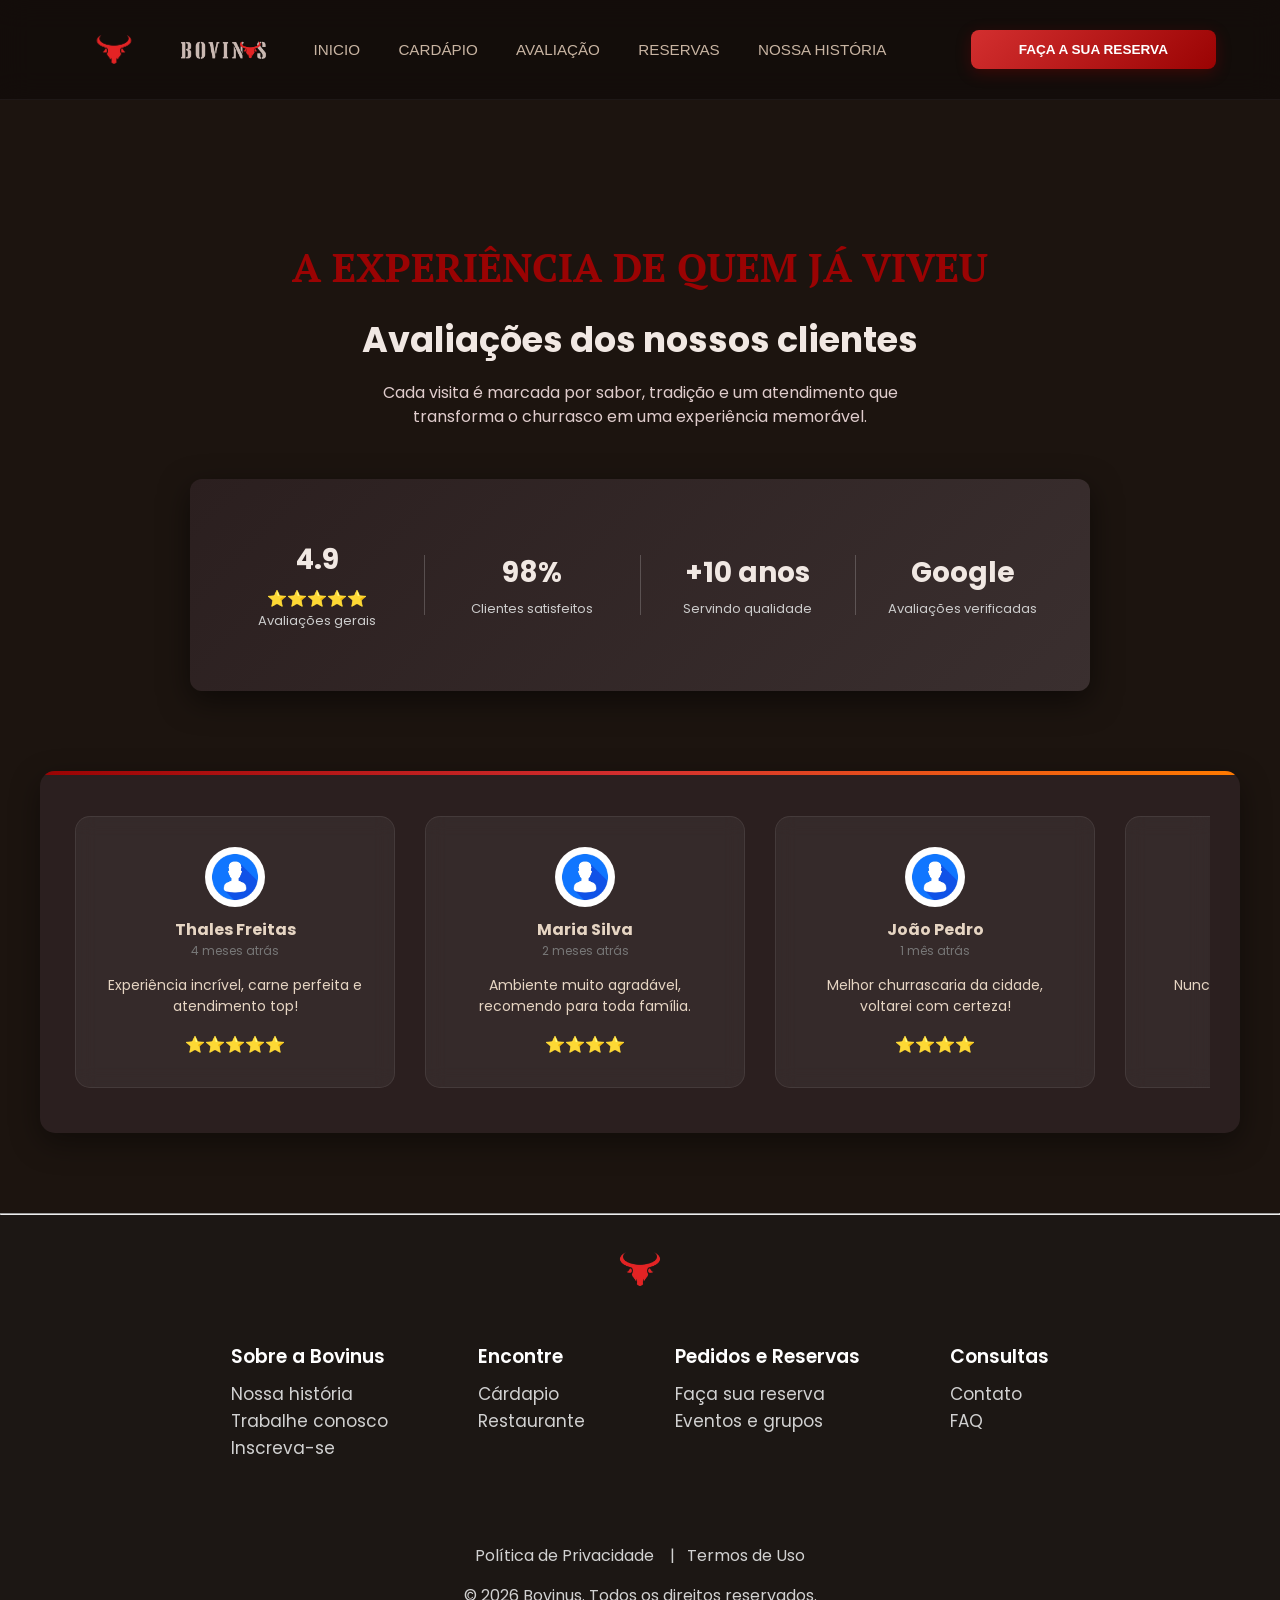
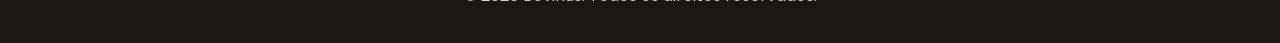
<file: src/pages/avaliacao.html>
<!DOCTYPE html>
<html lang="pt-br">

<head>
  <meta charset="UTF-8">
  <meta name="viewport" content="width=device-width, initial-scale=1.0">
  <link rel="stylesheet" href="../css/avaliacao.css">
  <link rel="icon" href="../assets/logo.png" type="image/png">
  <title>Avaliações</title>
</head>

<body>
  <header>
    <div class="top-bar">
      <a href="../../index.html"><img class="logo" width="100" height="100" src="../assets/logo.png" alt="logo"></a>
      <img class="nome" width="150" height="100" src="../assets/BOVINUS.png" alt="nome">
      <button class="btn-reserva"><a href="./reserva.html">faça a sua reserva</a></button>
    </div>
    <div class="nav-bar" id="nav-bar">
      <nav id="menu-header">
        <ul>
          <li><a href="../../index.html">inicio</a></li>
          <li><a href="./cardapio.html">cardápio</a></li>
          <li><a href="#">avaliação</a></li>
          <li><a href="./reserva.html">reservas</a></li>
          <li><a href="./sobre.html">nossa história</a></li>
          <li><button id="btn-hamburguer"><a href="./reserva.html">faça a sua reserva</a></button></li>
        </ul>
      </nav>
    </div>
    <div class="menu-toggle" id="menu-toggle">
      <span></span>
      <span></span>
      <span></span>
    </div>

  </header>

  <main>
    <h1> A experiência de quem já viveu </h1>
    <h2>Avaliações dos nossos clientes</h2>
    <h6>Cada visita é marcada por sabor, tradição e um atendimento que transforma o churrasco em uma experiência
      memorável.</h6>
    <br>
    <br>
    <section class="avaliacoes-container">

      <div class="item">
        <h2>4.9</h2>
        <div class="estrelas">⭐⭐⭐⭐⭐</div>
        <p>Avaliações gerais</p>
      </div>

      <div class="divisor"></div>

      <div class="item">
        <h2>98%</h2>
        <p>Clientes satisfeitos</p>
      </div>

      <div class="divisor"></div>

      <div class="item">
        <h2>+10 anos</h2>
        <p>Servindo qualidade</p>
      </div>

      <div class="divisor"></div>

      <div class="item">
        <h2>Google</h2>
        <p>Avaliações verificadas</p>
      </div>
    </section>
  </main>
<section class="depoimentos-wrapper">
  <div class="depoimentos">
    <div class="carrossel">
      <div class="cards">

        <div class="card">
          <img class="perfil-img" src="../assets/perfil.png" alt="img">
          <h3>Thales Freitas</h3>
          <span>4 meses atrás</span>
          <p>Experiência incrível, carne perfeita e atendimento top!</p>
          <div class="stars">⭐⭐⭐⭐⭐</div>
        </div>

        <div class="card">
          <img class="perfil-img" src="../assets/perfil.png" alt="img">
          <h3>Maria Silva</h3>
          <span>2 meses atrás</span>
          <p>Ambiente muito agradável, recomendo para toda família.</p>
          <div class="stars">⭐⭐⭐⭐</div>
        </div>

        <div class="card">
          <img class="perfil-img" src="../assets/perfil.png" alt="img">
          <h3>João Pedro</h3>
          <span>1 mês atrás</span>
          <p>Melhor churrascaria da cidade, voltarei com certeza!</p>
          <div class="stars">⭐⭐⭐⭐</div>
        </div>

        <div class="card">
          <img class="perfil-img" src="../assets/perfil.png" alt="img">
          <h3>Paulo Moura</h3>
          <span>2 meses atrás</span>
          <p>Nunca vi uma carne de tão boa qualidade!</p>
          <div class="stars">⭐⭐⭐⭐⭐</div>
        </div>

        <div class="card">
          <img class="perfil-img" src="../assets/perfil.png" alt="img">
          <h3>Thales Freitas</h3>
          <span>4 meses atrás</span>
          <p>Experiência incrível, carne perfeita e atendimento top!</p>
          <div class="stars">⭐⭐⭐⭐⭐</div>
        </div>

        <div class="card">
          <img class="perfil-img" src="../assets/perfil.png" alt="img">
          <h3>Maria Silva</h3>
          <span>2 meses atrás</span>
          <p>Ambiente muito agradável, recomendo para toda família.</p>
          <div class="stars">⭐⭐⭐⭐</div>
        </div>

        <div class="card">
          <img class="perfil-img" src="../assets/perfil.png" alt="img">
          <h3>João Pedro</h3>
          <span>1 mês atrás</span>
          <p>Melhor churrascaria da cidade, voltarei com certeza!</p>
          <div class="stars">⭐⭐⭐⭐</div>
        </div>

        <div class="card">
          <img class="perfil-img" src="../assets/perfil.png" alt="img">
          <h3>Paulo Moura</h3>
          <span>2 meses atrás</span>
          <p>Nunca vi uma carne de tão boa qualidade!</p>
          <div class="stars">⭐⭐⭐⭐⭐</div>
        </div>

      </div>
    </div>
  </div>
</section>
  <hr>
        <footer>
        <div class="imgfooter">
            <img src="../assets/logo.png" alt="">
        </div>
        <div class="infos">
            <div class="sobre">
                <h3>Sobre a Bovinus</h3>
                <p>Nossa história <br>
                    Trabalhe conosco <br>
                    Inscreva-se</p>
            </div>

            <div class="encontre">
                <h3>Encontre</h3>
                <p>Cárdapio <br>
                    Restaurante</p>
            </div>
            <div class="pedidos">
                <h3>Pedidos e Reservas</h3>
                <p>Faça sua reserva <br>
                    Eventos e grupos</p>
            </div>
            <div class="consultas">
                <h3>Consultas</h3>
                <p>Contato <br>
                    FAQ</p>

            </div>

        </div>
        <div class="icons">
            <i class="fa-brands fa-facebook-f"></i>
            <i class="fa-brands fa-x-twitter"></i>
            <i class="fa-brands fa-youtube"></i>
            <i class="fa-brands fa-instagram"></i>

        </div>

        <div class="direitos">
            <p> Política de Privacidade &nbsp;&nbsp; | &nbsp;&nbsp;Termos de Uso</p br>
            <p> © 2026 Bovinus. Todos os direitos reservados.</p>
        </div>

    </footer>
  <script src="../js/avaliacao.js"></script>
</body>

</html>
</file>
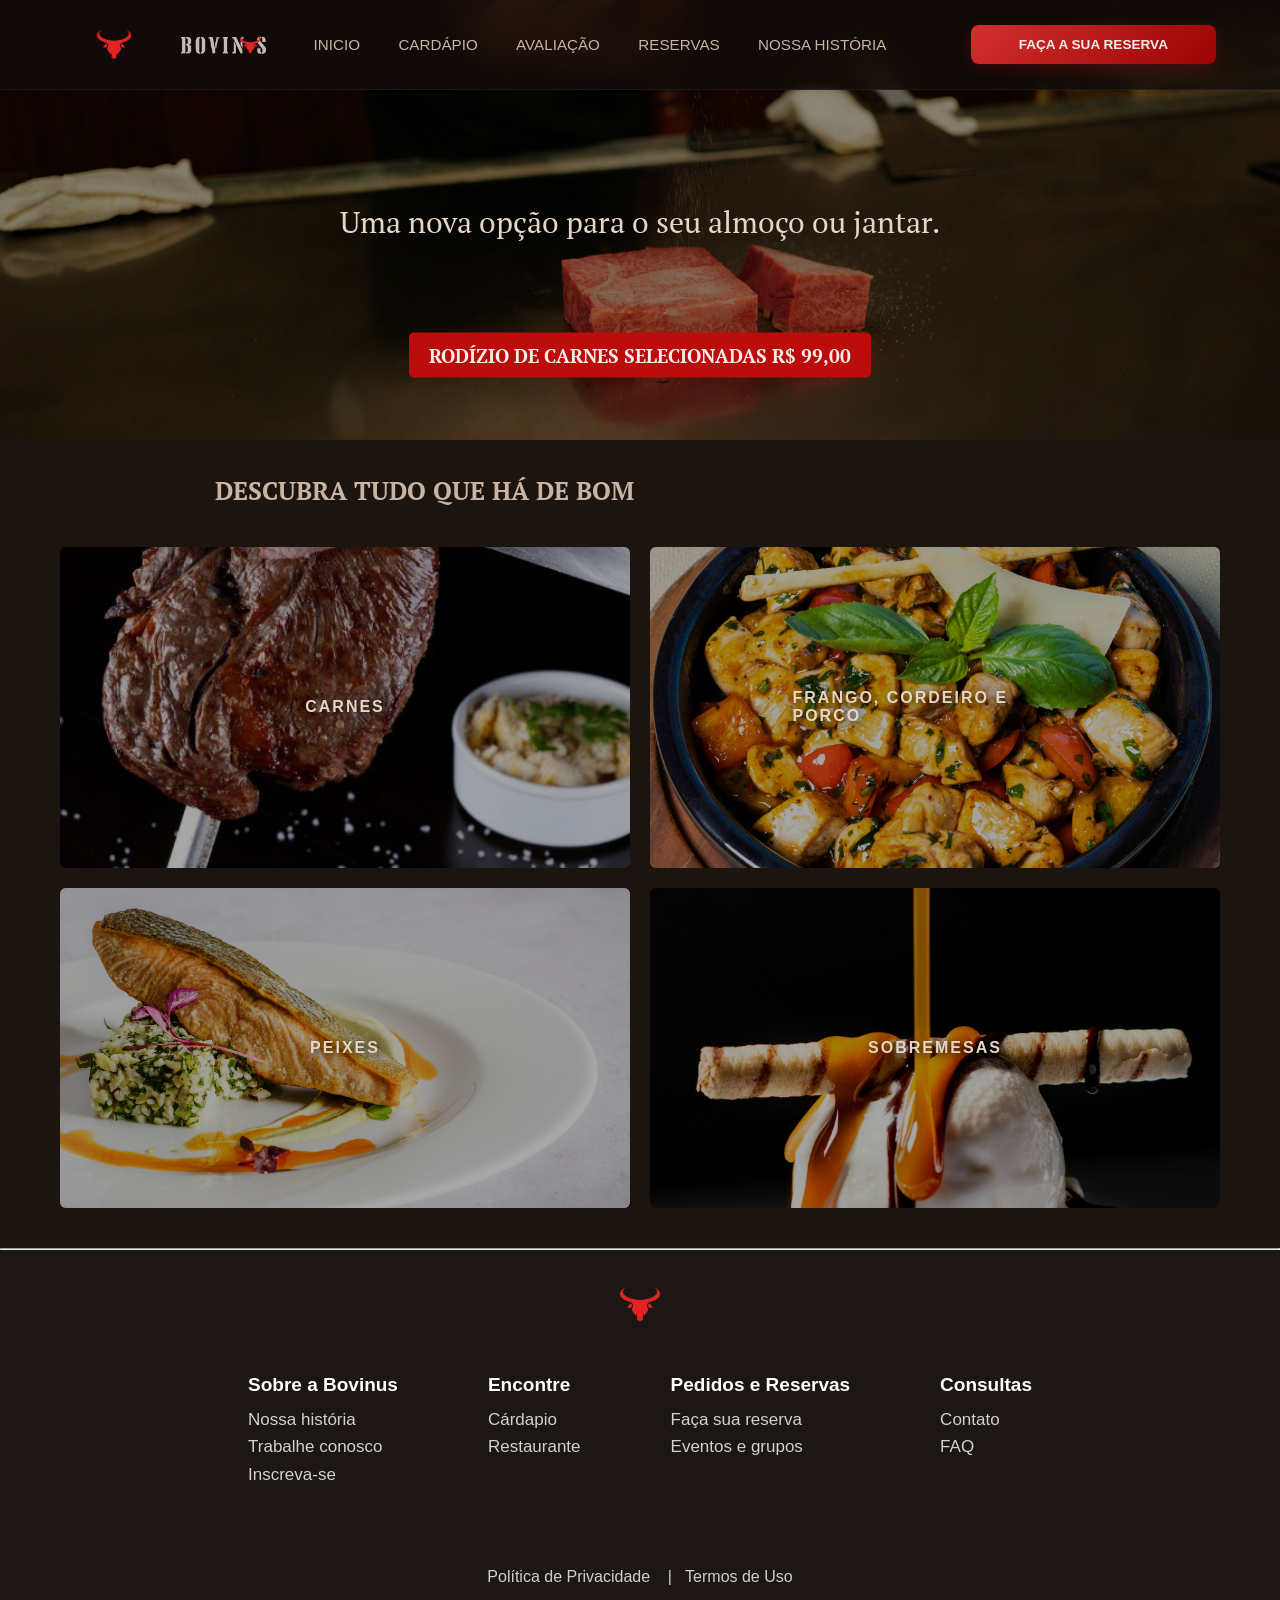
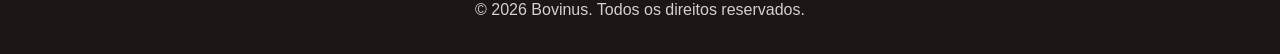
<file: src/pages/cardapio.html>
<!DOCTYPE html>
<html lang="pt_br">
<head>
  <meta charset="UTF-8">
  <meta name="viewport" content="width=device-width, initial-scale=1.0">
  <link rel="preconnect" href="https://fonts.googleapis.com">
  <link rel="preconnect" href="https://fonts.gstatic.com" crossorigin>
  <link href="https://fonts.googleapis.com/css2?family=PT+Serif:ital,wght@0,400;0,700;1,400;1,700&display=swap" rel="stylesheet">
  <link rel="stylesheet" href="../css/cardapio.css">
  <link rel="icon" href="../assets/logo.png" type="image/png">
  <title>Bovinus Grill</title>
</head>
<body>
    <header>
        <div class="top-bar">
            <a href="../../index.html"><img class="logo" width="100" height="100" src="../assets/logo.png" alt="logo"></a>
            <img class="nome" width="150" height="100" src="../assets/BOVINUS.png" alt="nome">
            <button class="btn-reserva"><a href="./reserva.html">faça a sua reserva</a></button>
        </div>
        <div class="nav-bar" id="nav-bar">
            <nav id="menu-header">
                <ul>
                    <li><a href="../../index.html">inicio</a></li>
                    <li><a href="#">cardápio</a></li>
                    <li><a href="./avaliacao.html">avaliação</a></li>
                    <li><a href="./reserva.html">reservas</a></li>
                    <li><a href="./sobre.html">nossa história</a></li>
                    <li><button id="btn-hamburguer"><a href="./reserva.html">faça a sua reserva</a></button></li>
                </ul>
            </nav>
        </div>
        <div class="menu-toggle" id="menu-toggle">
            <span></span>
            <span></span>
            <span></span>
        </div>
    </header>  
<main>
    <div class="hero">
      <div class="img-hero">
        <img src="../assets/cardarpio_foto_header.jpg">
      </div>
      <div class="btn-hero"><button id="btn-rodizio"><a href="">RODÍZIO DE CARNES SELECIONADAS R$ 99,00</a></button></div>
      <div class="texto-hero"><p>Uma nova opção para o seu almoço ou jantar.</p></div>
    </div>
    
<section class="especialidades">
      <div class="txt-especi">
        <h1>DESCUBRA TUDO QUE HÁ DE BOM</h1>
      </div>
      <div class="especi">

        <div class="card card-clicavel" id="btn-carnes">
          <img src="../assets/carne.jpeg">
          <span>CARNES</span>
        </div>

        <div class="card card-clicavel" id="btn-frango">
          <img src="../assets/frango.jpg">
          <span>FRANGO, CORDEIRO E PORCO</span>
        </div>

        <div class="card card-clicavel" id="btn-peixes">
          <img src="../assets/peixes.jpg">
          <span>PEIXES</span>
        </div>

        <div class="card card-clicavel" id="btn-sobremesas">
          <img src="../assets/sobremesas.jpg">
          <span>SOBREMESAS</span>
        </div>

      </div>
    </section>

    <div class="secao-detalhes" id="conteudo-carnes">
      <button class="btn-fechar" id="fechar-carnes">X Fechar</button>

      <div class="carrossel-container">
          <button class="seta" id="esq-carnes">❮</button>

          <div class="slide ativo">
              <div class="texto-detalhe">
                  <h2>Picanha Premium</h2>
                  <p>A estrela da casa, com aquela capa de gordura perfeita.</p>
              </div>
              <img src="../assets/picanha.jpg" alt="Picanha">
          </div>

          <div class="slide">
              <div class="texto-detalhe">
                  <h2>Alcatra</h2>
                  <p>Corte super macio e suculento, desmancha na boca.</p>
              </div>
              <img src="../assets/alcatra.jpg" alt="Alcatra">
          </div>

          <button class="seta" id="dir-carnes">❯</button>
      </div>
    </div>

    <div class="secao-detalhes" id="conteudo-frango">
      <button class="btn-fechar" id="fechar-frango">X Fechar</button>

      <div class="carrossel-container">
          <button class="seta" id="esq-frango">❮</button>

          <div class="slide ativo">
              <div class="texto-detalhe">
                  <h2>Coxa Crocante</h2>
                  <p>Temperada com ervas finas e assada na brasa.</p>
              </div>
              <img src="../assets/coxa.jpg" alt="Coxa">
          </div>

          <div class="slide">
              <div class="texto-detalhe">
                  <h2>Costelinha BBQ</h2>
                  <p>Carne de porco que solta do osso, com molho barbecue.</p>
              </div>
              <img src="../assets/cost_bbq.jpg" alt="Costelinha">
          </div>

          <button class="seta" id="dir-frango">❯</button>
      </div>
    </div>

    <div class="secao-detalhes" id="conteudo-peixes">
      <button class="btn-fechar" id="fechar-peixes">X Fechar</button>

      <div class="carrossel-container">
          <button class="seta" id="esq-peixes">❮</button>

          <div class="slide ativo">
              <div class="texto-detalhe">
                  <h2>Salmão Grelhado</h2>
                  <p>Posta de salmão fresco com molho de maracujá.</p>
              </div>
              <img src="../assets/salmao.jpg" alt="Salmao">
          </div>

          <div class="slide">
              <div class="texto-detalhe">
                  <h2>Bacalhau à Portuguesa</h2>
                  <p>O clássico com azeite, batatas e azeitonas.</p>
              </div>
              <img src="../assets/bacalhau.jpg" alt="Bacalhau">
          </div>

          <button class="seta" id="dir-peixes">❯</button>
      </div>
    </div>

    <div class="secao-detalhes" id="conteudo-sobremesas">
      <button class="btn-fechar" id="fechar-sobremesas">X Fechar</button>

      <div class="carrossel-container">
          <button class="seta" id="esq-sobremesas">❮</button>

          <div class="slide ativo">
              <div class="texto-detalhe">
                  <h2>Petit Gateau</h2>
                  <p>Bolo quente de chocolate com sorvete de creme.</p>
              </div>
              <img src="../assets/petit_gateau.jpg" alt="Petit Gateau" width="400" height="300">
          </div>

          <div class="slide">
              <div class="texto-detalhe">
                  <h2>Torta de Limão</h2>
                  <p>Massa crocante com recheio cremoso.</p>
              </div>
              <img src="../assets/torta_limao.jpg" alt="Torta Limao" x>
          </div>

          <button class="seta" id="dir-sobremesas">❯</button>
      </div>
    </div>
    <div class="btn-hero">
    </div>

    <div class="modal-overlay" id="modal-rodizio">
        <div class="modal-content">
            <button class="fechar-modal" id="fechar-modal-rodizio">&times;</button>
            
            <h2>Detalhes do Rodízio</h2>
            <p><strong>Valor:</strong> R$ 99,00 por pessoa.</p>
            
            <ul>
                <li><strong>Incluso:</strong> Cortes nobres de carnes, frango, porco, peixes e nosso buffet completo de saladas e pratos quentes.</li>
                <li><strong>Não incluso:</strong> Bebidas, taxa de serviço e sobremesas.</li>
            </ul>
            
            <p><em>*Valor válido para almoço e jantar, de Terça a Sexta-feira. Aos finais de semana, consulte o valor especial.</em></p>
            
            <button class="btn-reserva-modal"><a href="./reserva.html">Fazer Reserva Agora</a></button>
        </div>
    </div>
    </section>

  </main> 
  <hr>
      <footer>
        <div class="imgfooter">
            <img src="../assets/logo.png" alt="">
        </div>
        <div class="infos">
            <div class="sobre">
                <h3>Sobre a Bovinus</h3>
                <p>Nossa história <br>
                    Trabalhe conosco <br>
                    Inscreva-se</p>
            </div>

            <div class="encontre">
                <h3>Encontre</h3>
                <p>Cárdapio <br>
                    Restaurante</p>
            </div>
            <div class="pedidos">
                <h3>Pedidos e Reservas</h3>
                <p>Faça sua reserva <br>
                    Eventos e grupos</p>
            </div>
            <div class="consultas">
                <h3>Consultas</h3>
                <p>Contato <br>
                    FAQ</p>

            </div>

        </div>
        <div class="icons">
            <i class="fa-brands fa-facebook-f"></i>
            <i class="fa-brands fa-x-twitter"></i>
            <i class="fa-brands fa-youtube"></i>
            <i class="fa-brands fa-instagram"></i>

        </div>

        <div class="direitos">
            <p> Política de Privacidade &nbsp;&nbsp; | &nbsp;&nbsp;Termos de Uso</p br>
            <p> © 2026 Bovinus. Todos os direitos reservados.</p>
        </div>

    </footer>

  <script src="../js/cardapio.js"></script>
</body>
</html>
</file>
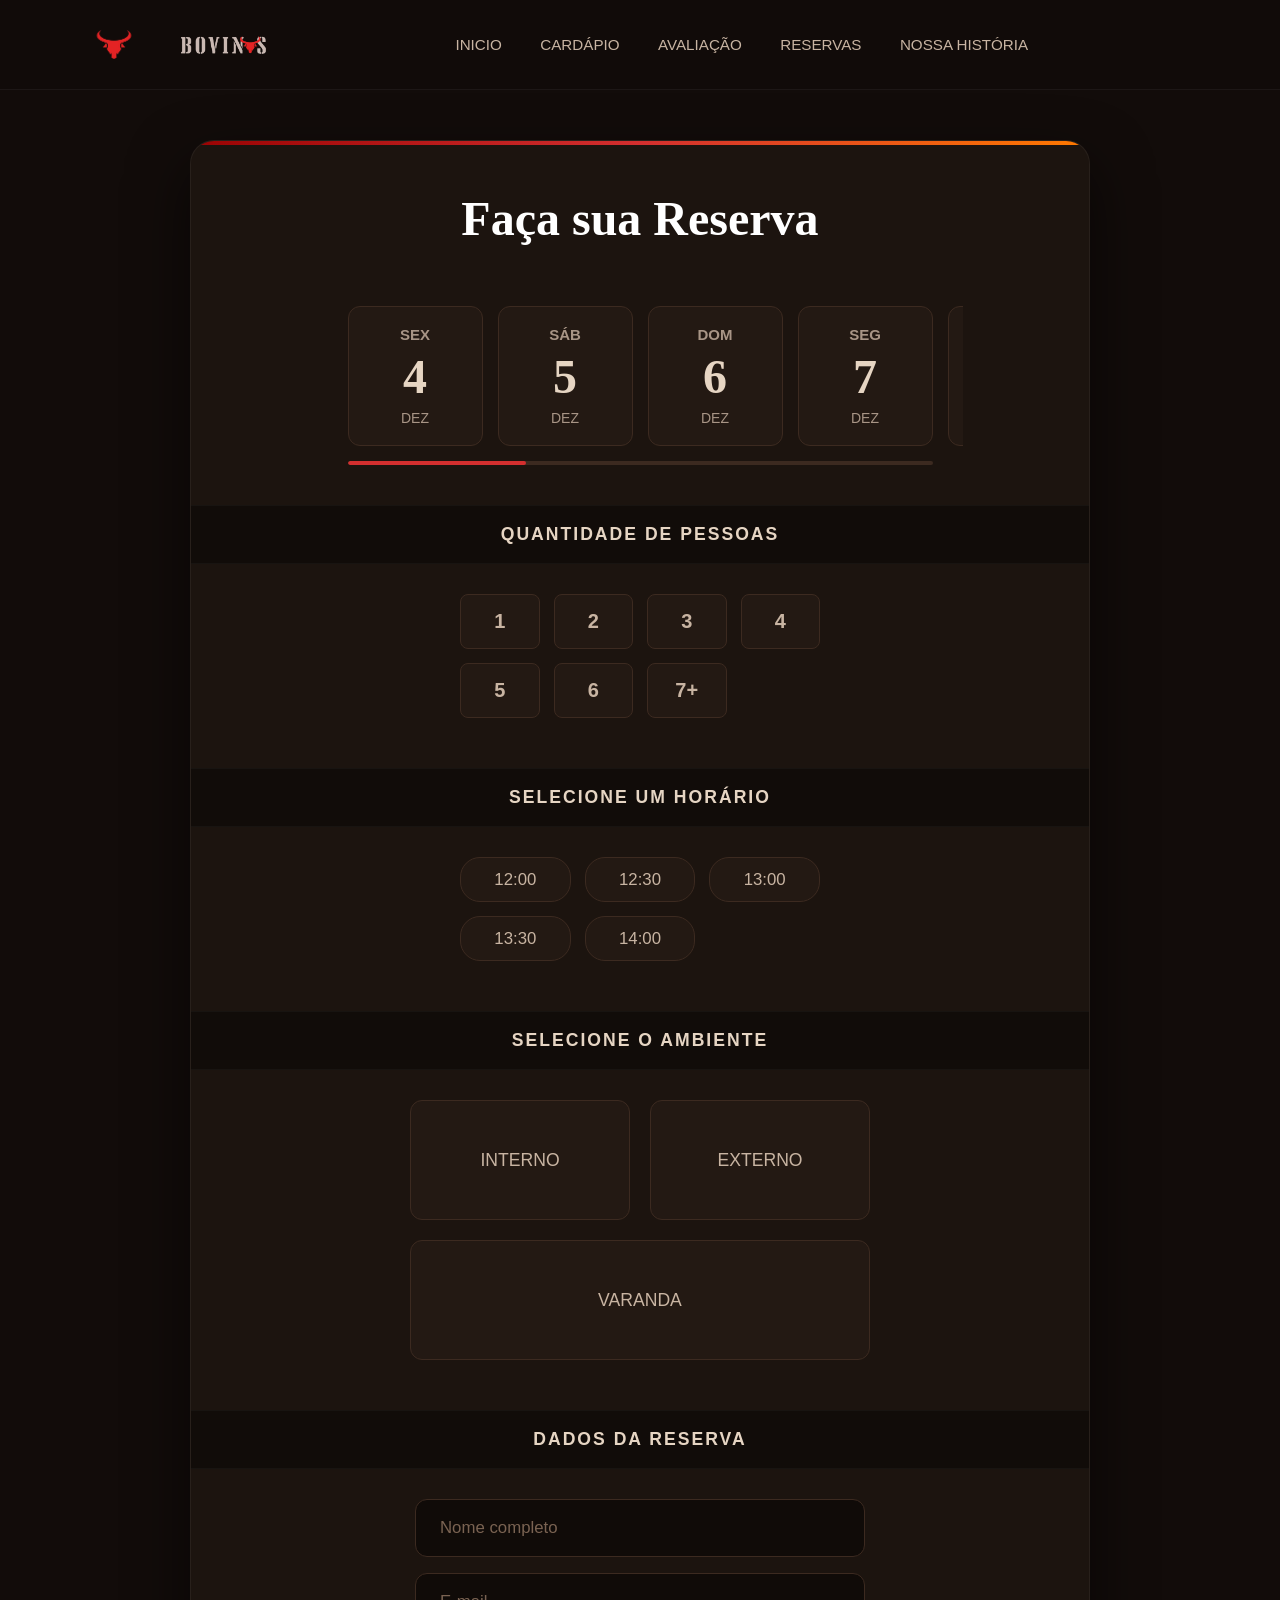
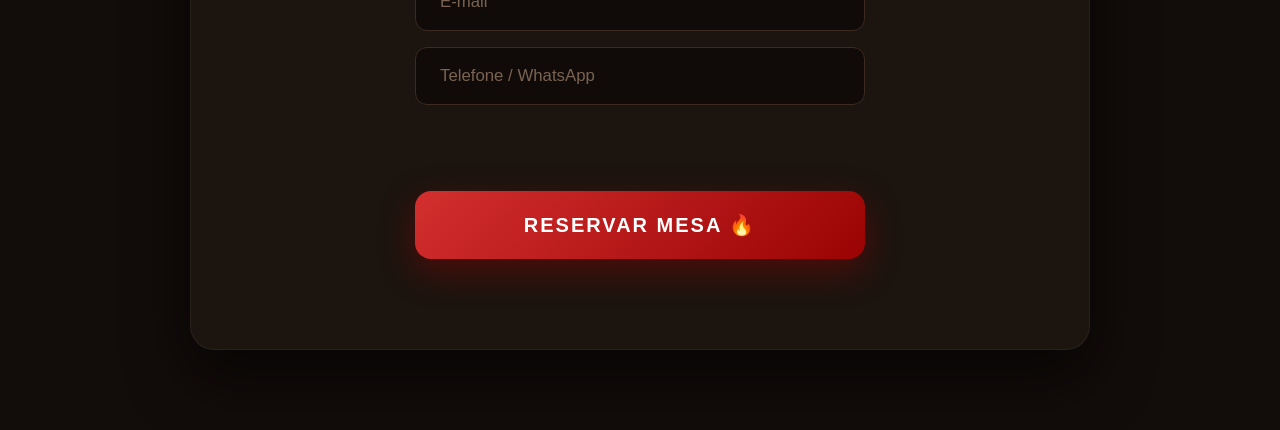
<file: src/pages/reserva.html>
<!DOCTYPE html>
<html lang="pt-br">

<head>
    <meta charset="UTF-8">
    <meta name="viewport" content="width=device-width, initial-scale=1.0">
    <link rel="stylesheet" href="../css/reserva.css">
    <link rel="icon" href="../assets/logo.png" type="image/png">
    <title>Reservas</title>
</head>

<body>
    <header>
        <div class="top-bar">
            <a href="../../index.html"><img class="logo" width="100" height="100" src="../assets/logo.png" alt="logo"></a>
            <img class="nome" width="150" height="100" src="../assets/BOVINUS.png" alt="nome">
        </div>
        <div class="nav-bar" id="nav-bar">
            <nav id="menu-header">
                <ul>
                    <li><a href="../../index.html">inicio</a></li>
                    <li><a href="./cardapio.html">cardápio</a></li>
                    <li><a href="./avaliacao.html">avaliação</a></li>
                    <li><a href="./reserva.html">reservas</a></li>
                    <li><a href="./sobre.html">nossa história</a></li>
                </ul>
            </nav>
        </div>
        <div class="menu-toggle" id="menu-toggle">
            <span></span>
            <span></span>
            <span></span>
        </div>
    </header>

    <section class="reserva">
        <h2>Faça sua Reserva</h2>
        <!-- DATA -->
        <div class="datas-container">
            <div class="datas">

                <button class="data-btn">
                    <span class="dia">Sex</span>
                    <span class="numero">27</span>
                    <span class="mes">Mar</span>
                </button>

                <button class="data-btn">
                    <span class="dia">Sáb</span>
                    <span class="numero">28</span>
                    <span class="mes">Mar</span>
                </button>

                <button class="data-btn">
                    <span class="dia">Dom</span>
                    <span class="numero">29</span>
                    <span class="mes">Mar</span>
                </button>

                <button class="data-btn">
                    <span class="dia">Seg</span>
                    <span class="numero">30</span>
                    <span class="mes">Mar</span>
                </button>

                <button class="data-btn">
                    <span class="dia">Ter</span>
                    <span class="numero">31</span>
                    <span class="mes">Mar</span>
                </button>
                <button class="data-btn">
                    <span class="dia">Qua</span>
                    <span class="numero">01</span>
                    <span class="mes">Abr</span>
                </button>

                <button class="data-btn">
                    <span class="dia">Qui</span>
                    <span class="numero">02</span>
                    <span class="mes">Abr</span>
                </button>

                <button class="data-btn">
                    <span class="dia">Sex</span>
                    <span class="numero">03</span>
                    <span class="mes">Abr</span>
                </button>
            </div>
        </div>
        <!-- BARRA -->
        <div class="scroll-bar">
            <div class="scroll-progress"></div>
        </div>
        <!-- PESSOAS -->
        <div class="bloco">
            <h3>Quantidade de Pessoas</h3>
            <div class="pessoas">
                <button class="pessoas-btn">1</button>
                <button class="pessoas-btn">2</button>
                <button class="pessoas-btn">3</button>
                <button class="pessoas-btn">4</button>
                <button class="pessoas-btn">5</button>
                <button class="pessoas-btn">6</button>
                <button class="pessoas-btn">7+</button>
            </div>
        </div>
        <!-- HORÁRIO -->
        <div class="bloco">
            <h3>Selecione um horário</h3>
            <div class="horarios">
                <button class="hora-btn">12:00</button>
                <button class="hora-btn">12:30</button>
                <button class="hora-btn">13:00</button>
                <button class="hora-btn">13:30</button>
                <button class="hora-btn">14:00</button>
            </div>
        </div>
        <!-- AMBIENTE -->
        <div class="bloco">
            <h3>Selecione o ambiente</h3>
            <div class="ambientes">
                <button class="ambiente-btn">Interno</button>
                <button class="ambiente-btn">Externo</button>
                <button class="ambiente-btn">Varanda</button>
            </div>
        </div>
        <!--  DADOS -->
        <div class="bloco">
            <h3>Dados da Reserva</h3>
            <input type="text" id="nome" placeholder="Nome completo" required>
            <input type="email" id="email" placeholder="E-mail" required>
            <input type="tel" id="telefone" placeholder="Telefone / WhatsApp" required>
        </div>
        <!-- BOTÃO -->
        <button id="btnReservar" class="btn-reservar">
            Reservar Mesa 🔥
        </button>
    </section>
    <script src="../js/reserva.js"></script>
    
</body>

</html>
</file>
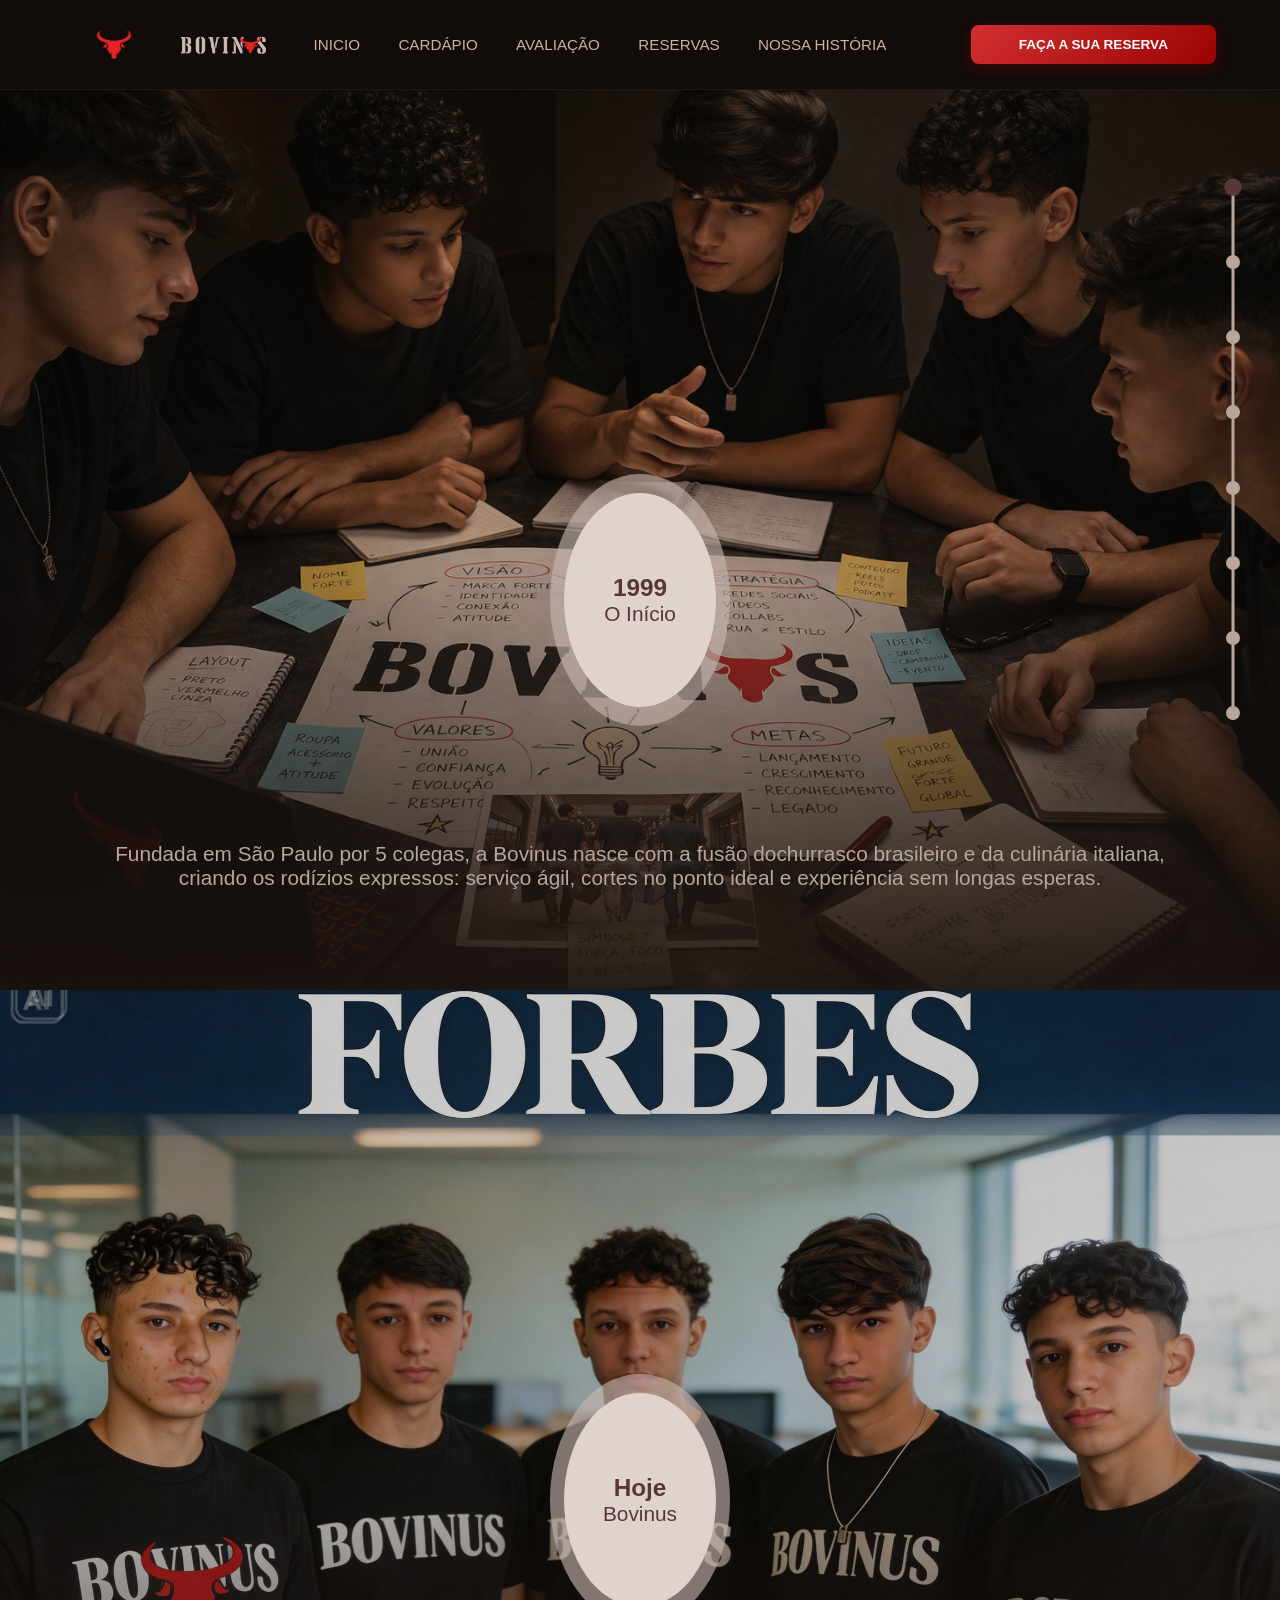
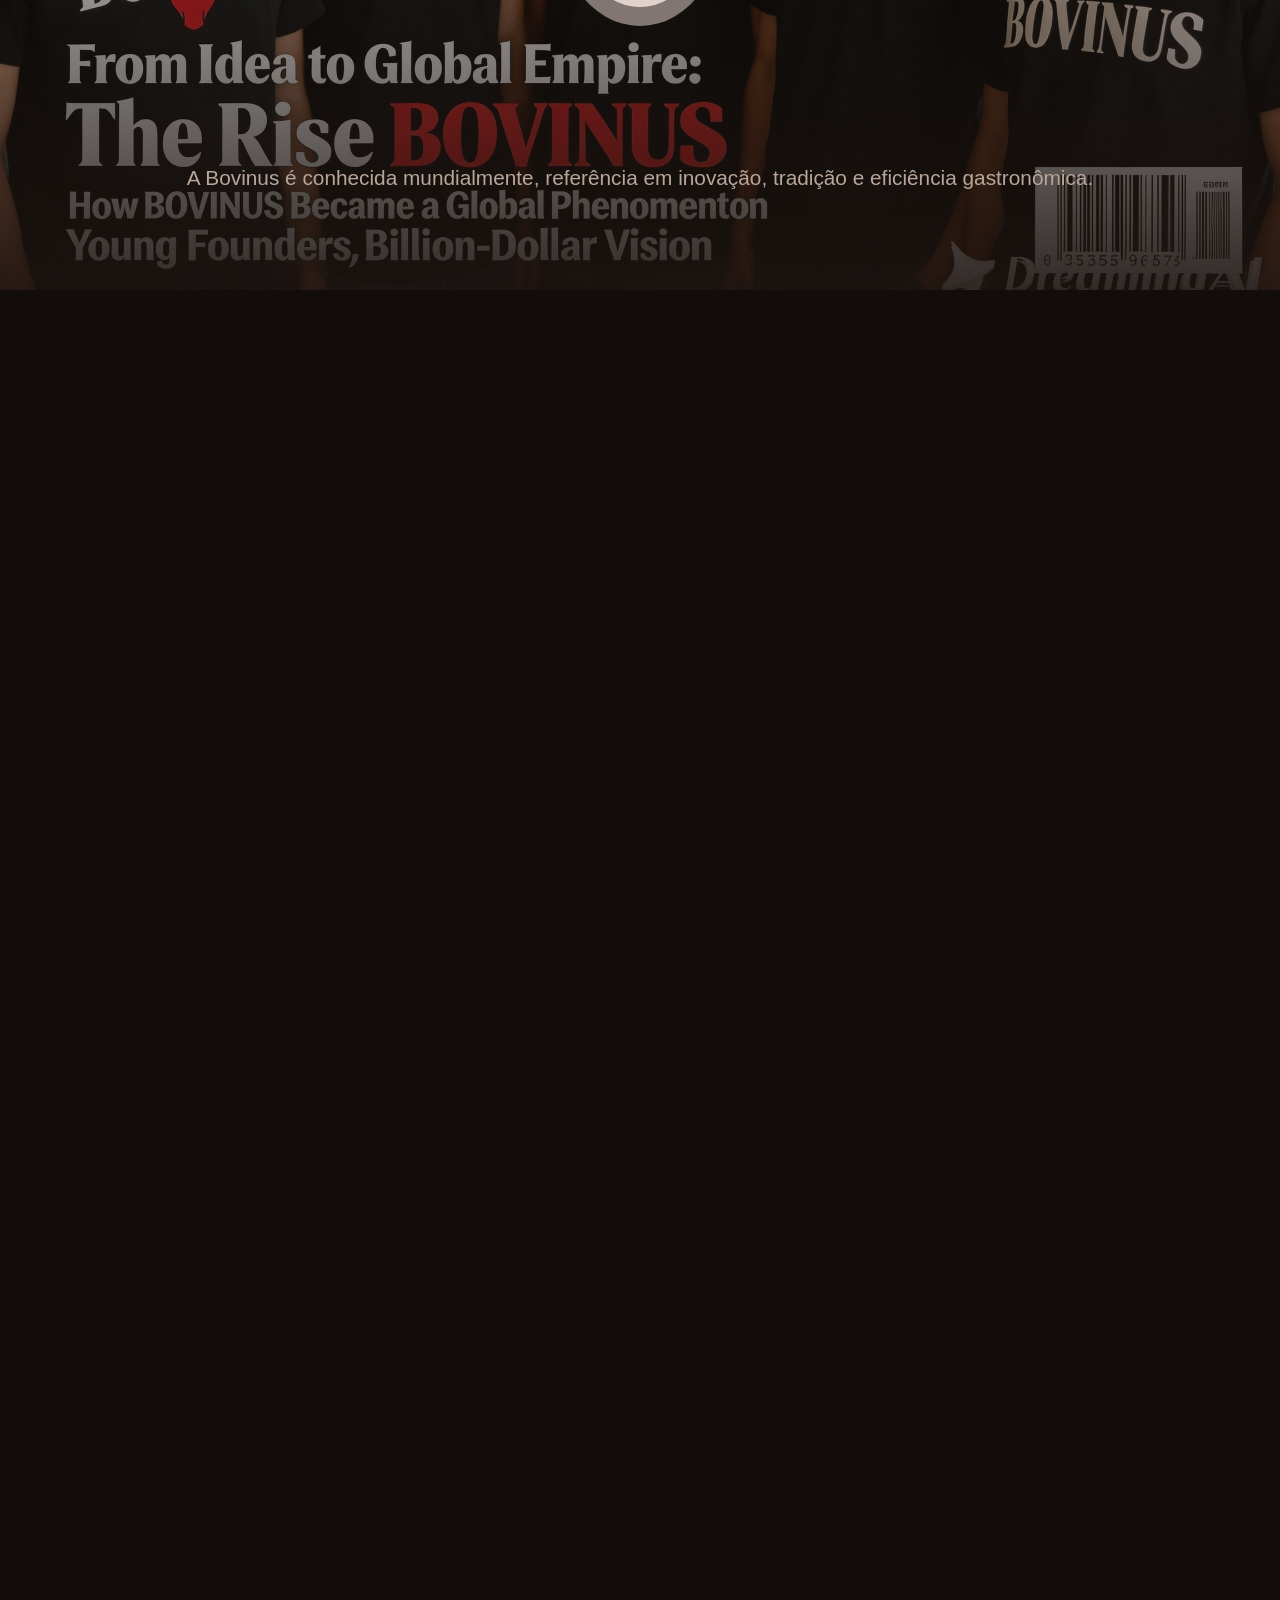
<file: src/pages/sobre.html>
<!DOCTYPE html>
<html lang="pt_br">

<head>
  <meta charset="UTF-8">
  <meta name="viewport" content="width=device-width, initial-scale=1.0">
  <link rel="preconnect" href="https://fonts.googleapis.com">
  <link rel="preconnect" href="https://fonts.gstatic.com" crossorigin>
  <link href="https://fonts.googleapis.com/css2?family=PT+Serif:ital,wght@0,400;0,700;1,400;1,700&display=swap" rel="stylesheet">
  <link rel="stylesheet" href="../css/sobre.css">
  <link rel="icon" href="../assets/logo.png" type="image/png">
  <title>Bovinus Grill</title>
</head>

<body>
    <header>
        <div class="top-bar">
            <a href="../../index.html"><img class="logo" width="100" height="100" src="../assets/logo.png" alt="logo"></a>
            <img class="nome" width="150" height="100" src="../assets/BOVINUS.png" alt="nome">
            <button class="btn-reserva"><a href="./reserva.html">faça a sua reserva</a></button>
        </div>
        <div class="nav-bar" id="nav-bar">
            <nav id="menu-header">
                <ul>
                    <li><a href="../../index.html">inicio</a></li>
                    <li><a href="./cardapio.html">cardápio</a></li>
                    <li><a href="./avaliacao.html">avaliação</a></li>
                    <li><a href="./reserva.html">reservas</a></li>
                    <li><a href="#">nossa história</a></li>
                    <li><button id="btn-hamburguer"><a href="./reserva.html">faça a sua reserva</a></button></li>
                </ul>
            </nav>
        </div>
        <div class="menu-toggle" id="menu-toggle">
            <span></span>
            <span></span>
            <span></span>
        </div>
    </header>    

  <div class="timeline">
    <div class="line"></div>
    <div class="circle active" data-title="O Início"></div>
    <div class="circle" data-title="Rodízio Expresso"></div>
    <div class="circle" data-title="Crescimento"></div>
    <div class="circle" data-title="Conhecimento Nacional"></div>
    <div class="circle" data-title="Expansão Nacional"></div>
    <div class="circle" data-title="Conhecimento Inter."></div>
    <div class="circle" data-title="Expansão Inter."></div>
    <div class="circle" data-title="Bovinus Hoje"></div>
  </div>

  <div class="wrapper">
    <div class="scroll-section">
      <section class="step" id="s1">
        <div class="content">
          <img src="../assets/slide1.png" alt="img">
          <div class="gradiente"></div> 
          <div class="date-time">
            <div class="in-circle">
              <h3>1999</h3>
              <p>O Início</p>
            </div>
          </div>
          <div class="text">
            <p>Fundada em São Paulo por 5 colegas, a Bovinus nasce com a fusão dochurrasco brasileiro e da culinária italiana, criando os rodízios expressos: serviço ágil, cortes no ponto ideal e experiência sem longas esperas.</p>
          </div>
        </div>
      </section>
    </div>

    <div class="scroll-section">
      <section class="step" id="s2">
        <div class="content">
          <img src="../assets/slide2.png" alt="img">
          <div class="gradiente"></div> 
          <div class="date-time">
            <div class="in-circle">
              <h3>2002</h3>
              <p>Rodízio <br>Expresso</p>
            </div>
          </div>
          <div class="text">
            <p>A Bovinus se torna muito famosa em São Paulo, destacando-se pela inovação e qualidade.</p>
          </div>
        </div>
      </section>
    </div>

    <div class="scroll-section">
      <section class="step" id="s3">
        <div class="content">
          <img src="../assets/slide3.png" alt="img">
          <div class="gradiente"></div> 
          <div class="date-time">
            <div class="in-circle">
              <h3>2004</h3>
              <p>Crescimento em SP</p>
            </div>
          </div>
          <div class="text">
            <p>Abertura de 3 novos restaurantes em diferentes regiões da cidade.</p>
          </div>
        </div>
      </section>
    </div>

    <div class="scroll-section">
      <section class="step" id="s4">
        <div class="content">
          <img src="../assets/slide4.jpeg" alt="img">
          <div class="gradiente"></div> 
          <div class="date-time">
            <div class="in-circle">
              <h3>2009</h3>
              <p>Conhecimento Nacional</p>
            </div>
          </div>
          <div class="text">
            <p>Reconhecimento em todo o Brasil, consolidando a marca nacionalmente.</p>
          </div>
        </div>
      </section>
    </div>

    <div class="scroll-section">
      <section class="step" id="s5">
        <div class="content">
          <img src="../assets/slide5.png" alt="img">
          <div class="gradiente"></div> 
          <div class="date-time">
            <div class="in-circle">
              <h3>2014</h3>
              <p>Expansão Nacional</p>
            </div>
          </div>
          <div class="text">
            <p>Expansão com restaurantes espalhados por todo o território brasileiro.</p>
          </div>
        </div>
      </section>
    </div>

    <div class="scroll-section">
      <section class="step" id="s6">
        <div class="content">
          <img src="../assets/slide6.jpeg" alt="img">
          <div class="gradiente"></div> 
          <div class="date-time">
            <div class="in-circle">
              <h3>2018</h3>
              <p>Conhecimento Inter.</p>
            </div>
          </div>
          <div class="text">
            <p>A Bovinus ganha visibilidade internacional, chamando atenção nos EUA e na Itália.</p>
          </div>
        </div>
      </section>
    </div>

    <div class="scroll-section">
      <section class="step" id="s7">
        <div class="content">
          <img src="../assets/slide7.jpeg" alt="img">
          <div class="gradiente"></div> 
          <div class="date-time">
            <div class="in-circle">
              <h3>2022</h3>
              <p>Expansão Inter.</p>
            </div>
          </div>
          <div class="text">
            <p>Abertura de 2 restaurantes no Texas (EUA) e 2 em Gênova (Itália).</p>
          </div>
        </div>
      </section>
    </div>

    <div class="scroll-section">
      <section class="step" id="s8">
        <div class="content">
          <img src="../assets/slide-8.jpeg" alt="img">
          <div class="gradiente"></div> 
          <div class="date-time">
            <div class="in-circle">
              <h3>Hoje</h3>
              <p>Bovinus</p>
            </div>
          </div>
          <div class="text">
            <p>A Bovinus é conhecida mundialmente, referência em inovação, tradição e eficiência gastronômica.</p>
          </div>
        </div>
      </section>
    </div>
  </div>
  <script src="../js/sobre.js"></script>
</body>
</html>
</file>
<file: src/css/avaliacao.css>
/* Reset básico */
@import url('https://fonts.googleapis.com/css2?family=PT+Serif:ital,wght@0,400;0,700;1,400;1,700&display=swap');
@import url('https://fonts.googleapis.com/css2?family=Poppins:ital,wght@0,100;0,200;0,300;0,400;0,500;0,600;0,700;0,800;0,900;1,100;1,200;1,300;1,400;1,500;1,600;1,700;1,800;1,900&display=swap');

* {
  margin: 0;
  padding: 0;
  box-sizing: border-box;
}

:root {
  --cor-borda: linear-gradient(90deg, #9a0303, #d32f2f, #ff7a00)
}

body {
  background-color: #1c140f;
  font-family: 'Poppins', sans-serif;
  color: #c8b4a2;
}

header {
  font-family: Arial, sans-serif;
  top: 0;
  width: 100%;
  height: 100px;
  background: rgba(18, 12, 10, 0.85);
  backdrop-filter: blur(15px);
  -webkit-backdrop-filter: blur(15px);
  display: flex;
  justify-content: space-between;
  align-items: center;
  padding: 0 5%;
  z-index: 1000;
  border-bottom: 1px solid rgba(255, 255, 255, 0.05);
}
main{
  padding-top: 120px;
}
main h1 {
  font-family: 'PT Serif', serif; /* Mantém a fonte chique para o título principal */
  text-transform: uppercase;
  margin-bottom: 10px;
  text-align: center;
  color: #9a0303;
  margin: 20px;
  font-size: 40px;
}

main h2 {
  text-align: center;
  font-size: 35px;
  color: #f1e8e3; 
  margin-bottom: 15px;
}

main h6 {
  text-align: center;
  color: #dfcccc;
  font-weight: 400;
  font-size: 16px;
  max-width: 600px;
  margin: 0 auto; 
  line-height: 1.5;
}

.top-bar {
  display: contents;
}

.top-bar a {
  order: 1;
  display: flex;
  align-items: center;
  text-align: center;
  justify-content: space-between;
  /* Logo à esquerda, menu centro e botão direita */
  top: 0;
  margin: 0 20px;
}

.logo {
  width: 60px;
  height: 60px;
  cursor: pointer;
  transition: transform 0.4s ease;
  object-fit: contain;
}

.logo:hover {
  transform: scale(1.1) rotate(5deg);
}

.top-bar .nome {
  order: 2;
  height: 60px;
  width: auto;
  margin-left: 15px;
  object-fit: contain;
}

.nav-bar {
  order: 3;
  display: flex;
  flex-grow: 1;
  justify-content: center;
}

#menu-header ul {
  list-style: none;
  display: flex;
  gap: 3vw;
}

#menu-header ul li a {
  display: inline-block;
  text-decoration: none;
  color: #c8b4a2;
  font-weight: 500;
  font-size: 0.95rem;
  text-transform: uppercase;
  transition: color 0.3s ease;
}

#menu-header ul li a:hover {
  color: #fff;
}

#btn-hamburguer {
  display: none;
}

.top-bar .btn-reserva {
  order: 4;
  padding: 12px 28px;
  color: #fff;
  background: linear-gradient(135deg, #d32f2f, #9a0303);
  border: none;
  border-radius: 8px;
  cursor: pointer;
  font-weight: 600;
  font-size: 0.85rem;
  text-transform: uppercase;
  transition: all 0.3s ease;
  box-shadow: 0 4px 15px rgba(154, 3, 3, 0.3);
}

.top-bar .btn-reserva:hover {
  transform: translateY(-2px);
  box-shadow: 0 8px 25px rgba(154, 3, 3, 0.5);
}

.btn-reserva a {
  text-decoration: none;
  color: #fff;
}

.avaliacoes {
  padding: 60px 20px;
}

.avaliacoes-container {
  display: flex;
  justify-content: space-between;
  align-items: center;
  background: linear-gradient(135deg, #2b1f1f, #3a2f2f);
  padding: 30px 20px;
  border-radius: 12px;
  max-width: 900px;
  margin: auto;
  box-shadow: 0 10px 30px rgba(0, 0, 0, 0.5);
}


.item {
  text-align: center;
  flex: 1;
  margin-bottom: 30px;
  margin-top: 30px;
}


.item h2 {
  font-size: 28px;
  margin-bottom: 5px;
}

.item p {
  font-size: 13px;
  color: #ccc;
}


.divisor {
  width: 1px;
  height: 60px;
  background: rgba(255, 255, 255, 0.2);
}


.depoimentos-wrapper {
  max-width: 1200px;
  margin: 80px auto;
  padding: 30px 30px;
  background: #2b1f1f;
  border-radius: 15px;
  box-shadow: 0 10px 30px rgba(0, 0, 0, 0.4);
  position: relative;
  overflow: hidden;
}

.depoimentos-wrapper::before {
  content: '';
  position: absolute;
  top: 0;
  left: 0;
  width: 100%;
  height: 4px;
  background: var(--cor-borda);
}

.carrossel {
  overflow: hidden;
  overflow-x: auto;
  width: 100%;
}

.carrossel::-webkit-scrollbar {
  display: none;
}

@keyframes spin {
  from {
    translate: 0;
  }

  to {
    translate: -100%
  }
}

.cards {
  display: flex;
  animation: spin 12s infinite linear;
  padding-right: 1em;
}

.card {
  min-width: 320px; 
  margin: 15px;
  background: rgba(255, 255, 255, 0.05); 
  backdrop-filter: blur(10px);
  color: #e6d5c3; 
  padding: 30px;
  border-radius: 15px;
  border: 1px solid rgba(255, 255, 255, 0.08); 
  text-align: center;
  display: flex;
  flex-direction: column;
  justify-content: center;
  align-items: center;
  min-height: 250px;
}
.card span {
  font-size: 12px;
  color: #a89484; 
}

.perfil-img {
  width: 60px; 
  height: 60px; 
  margin-bottom: 10px; 
  border-radius: 50%; 
  object-fit: cover; 
  background: transparent;
}


.card h3 {
  font-size: 16px;
}

.card span {
  font-size: 12px;
  color: #777;
}

.card p {
  margin: 15px 0;
  font-size: 14px;
}


#btn-hamburguer{
  display: none;
}

.menu-toggle {
  display: none;
  flex-direction: column;
  gap: 6px;
  cursor: pointer;
  order: 5;
  z-index: 1001;
}

.menu-toggle span {
  width: 30px;
  height: 3px;
  background-color: #e6d5c3;
  transition: all 0.3s ease;
  border-radius: 2px;
}

footer{
    background-color: #1c1714;
    color: #fff;
    padding: 50px 20px;
    text-align: center;
    padding: 20px 10px
    
}
.imgfooter{
    align-items: center;
    text-align: center;
    margin-bottom: 30px;
}
.imgfooter img{
    width: 70px;
    height: 70px;
    cursor: pointer;
    transition: transform 0.4s ease;
    object-fit: contain;
}

.infos {
    display: flex;
    justify-content: center;
    gap: 90px; /* espaço entre colunas */
    max-width: 900px;
    margin: 0 auto;
    text-align: left;
    flex-wrap: wrap;
}
.infos h3 {
    font-size: 19px;
    margin-bottom: 10px;
    font-weight: 600;
}


.infos p {
    font-size: 17px;
    line-height: 1.6;
    color: #d1d1d1;
    cursor: pointer;
}

.infos p:hover {
    color: #fff;
}
.icons{
    margin-top: 35px;
    font-size: 20px;
    color: #c6aa76;
    display: flex;
    gap: 15px;
    align-items: center;
    text-align: center;
    justify-content: center;
}
.direitos{
    margin-top: 10px;
    padding-top: 20px;
    text-align: center;
    
}
.direitos p{
    margin: 15px 0;
    cursor: pointer;
    color: #d1d1d1;
}
.direitos p:hover{
 color: #fff;
}
@media (max-width: 1024px) {
  /* ======= HEADER ========= */
    header {
        position: fixed;
        flex-wrap: wrap;
        padding: 15px 20px;
        padding-right: 40px;
        height: auto;
    }

    .top-bar .nome {
        order: 2;
        height: 60px;
        width: auto;
        padding-right: 80px;
    }

    .top-bar .btn-reserva {
        display: none;
    }

    .menu-toggle {
        display: flex;
    }

    #btn-hamburguer {
        display: flex;
        padding: 12px 28px;
        color: #fff;
        background: linear-gradient(135deg, #d32f2f, #9a0303);
        border: none;
        border-radius: 8px;
        cursor: pointer;
        font-weight: 600;
        font-size: 0.85rem;
        text-transform: uppercase;
        transition: all 0.3s ease;
        box-shadow: 0 4px 15px rgba(154, 3, 3, 0.3);
    }

    .nav-bar {
        display: none;
        width: 100%;
        order: 6;
        padding-top: 20px;
        padding-bottom: 10px;
    }

    .nav-bar.ativo {
        display: flex;
        animation: descerMenu 0.3s ease;
    }

    #menu-header ul {
        flex-direction: column;
        width: 100%;
        text-align: center;
        gap: 20px;
    }



  .menu-toggle.ativo span:nth-child(1) { transform: translateY(9px) rotate(45deg); }
  .menu-toggle.ativo span:nth-child(2) { opacity: 0; }
  .menu-toggle.ativo span:nth-child(3) { transform: translateY(-9px) rotate(-45deg); }

  @keyframes descerMenu {
    from { opacity: 0; transform: translateY(-10px); }
    to { opacity: 1; transform: translateY(0); }
  }

  /* ======== CONTAINER & TEXTOS ========== */
  main {
    margin: 0; 
    padding: 120px 20px 40px 20px; 
  }

  .avaliacoes-container {
    flex-direction: column; 
    gap: 10px;
    padding: 30px;
  }

  .item {
    margin: 10px 0;
  }

  .divisor {
    width: 80%;
    height: 1px;
    margin: 10px auto;
  }
  .depoimentos-wrapper {
    margin: 20px; 
    padding: 20px 10px;
  }

  .carrossel {
    overflow-x: auto;
    overflow-y: hidden;
    -webkit-overflow-scrolling: touch;
    scroll-snap-type: x mandatory; 
  }

  .carrossel::-webkit-scrollbar {
    height: 4px;
    display: block;
  }
  .carrossel::-webkit-scrollbar-track {
    background: rgba(255,255,255,0.05);
    border-radius: 10px;
  }
  .carrossel::-webkit-scrollbar-thumb {
    background: #9a0303;
    border-radius: 10px;
  }

  .cards {
    width: max-content;
    animation: none; 
    padding-bottom: 15px; 
  }
  .card {
    min-width: 280px;
    scroll-snap-align: center; 
    margin: 0 10px;
    flex: 0 0 280px; 
    padding: 20px;
  }
}


@media (max-width: 768px) {
  main h1 {
    font-size: 32px;
  }

  main h2 {
    font-size: 24px;
  }

  main h6 {
    font-size: 14px;
  }

  .item h2 {
    font-size: 36px; 
  }
  
  .infos {
    flex-direction: column; 
    gap: 30px;
    text-align: center;
  }
}
</file>
<file: src/css/cardapio.css>
@import url('https://fonts.googleapis.com/css2?family=PT+Serif:ital,wght@0,400;0,700;1,400;1,700&display=swap');

* {
    margin: 0;
    padding: 0;
    box-sizing: border-box;

}


body {
    background-color: #1c140f;
    color: #e6d5c3;
    min-height: 100vh;
    overflow-x: hidden;
    font-family: Arial, sans-serif;
}

header {
    position: fixed;
    top: 0;
    width: 100%;
    height: 90px;
    background: rgba(18, 12, 10, 0.85);
    backdrop-filter: blur(15px);
    -webkit-backdrop-filter: blur(15px);
    display: flex;
    justify-content: space-between;
    align-items: center;
    padding: 0 5%;
    z-index: 1000;
    border-bottom: 1px solid rgba(255, 255, 255, 0.05);
}

.top-bar {
    display: contents;
}

.top-bar a {
    order: 1;
    display: flex;
    align-items: center;
    text-align: center;
    justify-content: space-between;
    /* Logo à esquerda, menu centro e botão direita */
    top: 0;
    margin: 0 20px;
}

.logo {
    width: 60px;
    height: 60px;
    cursor: pointer;
    transition: transform 0.4s ease;
    object-fit: contain;
}

.logo:hover {
    transform: scale(1.1) rotate(5deg);
}

.top-bar .nome {
    order: 2;
    height: 60px;
    width: auto;
    margin-left: 15px;
    object-fit: contain;
}

.nav-bar {
    order: 3;
    display: flex;
    flex-grow: 1;
    justify-content: center;
}

#menu-header ul {
    list-style: none;
    display: flex;
    gap: 3vw;
}

#menu-header ul li a {
    display: inline-block;
    text-decoration: none;
    color: #c8b4a2;
    font-weight: 500;
    font-size: 0.95rem;
    text-transform: uppercase;
    transition: color 0.3s ease;
}

#menu-header ul li a:hover {
    color: #fff;
}

.top-bar .btn-reserva {
    order: 4;
    padding: 12px 28px;
    color: #fff;
    background: linear-gradient(135deg, #d32f2f, #9a0303);
    border: none;
    border-radius: 8px;
    cursor: pointer;
    font-weight: 600;
    font-size: 0.85rem;
    text-transform: uppercase;
    transition: all 0.3s ease;
    box-shadow: 0 4px 15px rgba(154, 3, 3, 0.3);
}

.top-bar .btn-reserva:hover {
    transform: translateY(-2px);
    box-shadow: 0 8px 25px rgba(154, 3, 3, 0.5);
}


.hero {
    position: relative;
    width: 100%;
}

.hero .img-hero img {
    width: 100%;
    height: 480px;
    margin-top: -40px;
    object-fit: cover;
    filter: brightness(0.6);
}

.btn-hero {
    position: absolute;
    top: 80%;
    left: 50%;
    transform: translate(-50%, -50%);
}

a {
    text-decoration: none;
    color: #f4ede8;
}

.btn-hero button {
    font-family: 'PT Serif', serif;
    padding: 10px 20px;
    background: #bc0d0d;
    border: none;
    border-radius: 5px;
    cursor: pointer;
    font-weight: bolder;
    font-size: larger;
    text-transform: uppercase;
    position: relative;
    transition: transform .3s ease;
}

.btn-hero button:hover {
    color: #d9d9d9;
    background: #9a0303;
    transform: scale(1.05);
}

.texto-hero {
    color: #e6d5c3;
    position: absolute;
    top: 50%;
    left: 50%;
    transform: translate(-50%, -50%);
    font-size: 30px;
    font-family: 'PT Serif', serif;
}


.especialidades .txt-especi h1 {
    font-family: 'PT Serif', serif;
    color: #c8b4a2;
    margin-left: 215px;
    font-size: 25px;
    text-align: left;
    font-weight: 600;
    margin-top: 30px;
}

.especi {
    display: grid;
    grid-template-columns: repeat(2, 1fr);
    gap: 20px;
    max-width: 1200px;
    margin: 40px auto;
    padding: 0 20px;
}

.card {
    position: relative;
    cursor: pointer;
    transition: transform .3s ease;
}

.card img {
    width: 100%;
    aspect-ratio: 16 / 9;
    object-fit: cover;
    display: block;
    border-radius: 6px;
}

.card span {
    position: absolute;
    top: 50%;
    left: 50%;
    transform: translate(-50%, -50%);
    color: #e6d5c3;
    font-weight: bold;
    letter-spacing: 2px;
    text-transform: uppercase;
    text-shadow: 2px 2px 8px rgba(0, 0, 0, .8);
    z-index: 2;
}

.card::after {
    content: "";
    position: absolute;
    inset: 0;
    background: rgba(0, 0, 0, .35);
    border-radius: 6px;
}

.card:hover {
    transform: translateY(-5px);
    box-shadow: 0 15px 30px rgba(0, 0, 0, .4);
}

.card-clicavel {
    cursor: pointer;
}

.secao-detalhes {
    display: none;
    padding: 40px;
    background-color: #a5907e;
    margin: 20px auto;
    max-width: 1200px;
    border-radius: 8px;
}


.secao-detalhes.aberto {
    display: block;
}


.cabecalho-detalhes {
    text-align: right;
    margin-bottom: 20px;
}

.btn-fechar {
    width: 120px;
    height: 50px;
    border-radius: 20px;
    border: none;
    cursor: pointer;
    background: rgba(28, 20, 15, 0.6);
    backdrop-filter: blur(10px);
    color: #f4ede8;
    font-size: 22px;
    transition: all 0.3s ease;
    display: block;
    margin-left: auto;
    margin-bottom: 30px;
    padding: 5px 10px;
    z-index: 10;
}

.btn-fechar:hover {
    background: linear-gradient(135deg, #d32f2f, #9a0303);
    transform: translateY(-10%) scale(1.1);
    box-shadow: 0 5px 20px rgba(154, 3, 3, 0.5);
}

.carrossel-container {
    display: flex;
    align-items: center;
    justify-content: space-between;
    gap: 20px;
}


.slide {
    display: none;
    align-items: center;
    justify-content: space-between;
    gap: 40px;
    width: 100%;
}

.slide.ativo {
    display: flex;
}

.texto-detalhe {
    flex: 1;
}

.texto-detalhe h2 {
    font-family: 'PT Serif', serif;
    color: #bc0d0d;
    margin-bottom: 15px;
    font-size: 32px;
}

.texto-detalhe p {
    font-size: 18px;
    line-height: 1.6;
    color: #333;
}

.imagem-detalhe {
    flex: 1;
    text-align: center;
}

.imagem-detalhe img {
    max-width: 100%;
    border-radius: 8px;
    box-shadow: 0 10px 20px rgba(0, 0, 0, 0.1);
}

.seta {
    width: 50px;
    height: 50px;
    border-radius: 50%;
    border: none;
    cursor: pointer;
    background: rgba(28, 20, 15, 0.6);
    backdrop-filter: blur(10px);

    color: #f4ede8;
    font-size: 22px;

    display: flex;
    align-items: center;
    justify-content: center;

    transition: all 0.3s ease;
    z-index: 10;
}

.seta:hover {
    background: linear-gradient(135deg, #d32f2f, #9a0303);
    transform: translateY(-10%) scale(1.1);
    box-shadow: 0 5px 20px rgba(154, 3, 3, 0.5);
}


.slide img {
    width: 500px;
    height: 300px;
    object-fit: cover;
}


/* ========================================== */
/* POP-UP DO RODÍZIO (MODAL)                  */
/* ========================================== */

/* Fundo escuro que cobre a tela toda */
.modal-overlay {
    display: none;
    /* Começa invisível! */
    position: fixed;
    top: 0;
    left: 0;
    width: 100%;
    height: 100vh;
    background: rgba(0, 0, 0, 0.8);
    /* Fundo preto transparente */
    z-index: 2000;
    /* Fica acima de TUDO na tela */
    justify-content: center;
    align-items: center;
    opacity: 0;
    transition: opacity 0.3s ease;
}

/* Quando o JS colocar a classe 'ativo', ele aparece */
.modal-overlay.ativo {
    display: flex;
    opacity: 1;
}

/* A caixinha branca com o texto */
.modal-content {
    background: #f4ede8;
    /* Mesma cor de fundo dos detalhes das carnes */
    padding: 30px;
    border-radius: 8px;
    width: 90%;
    max-width: 500px;
    position: relative;
    text-align: left;
    transform: translateY(-20px);
    /* Começa um pouco pra cima */
    transition: transform 0.3s ease;
    color: #333;
}

/* Efeito de descida suave quando aparece */
.modal-overlay.ativo .modal-content {
    transform: translateY(0);
}

.modal-content h2 {
    color: #bc0d0d;
    font-family: 'PT Serif', serif;
    margin-bottom: 15px;
}

.modal-content ul {
    margin: 15px 0;
    padding-left: 20px;
}

.modal-content li {
    margin-bottom: 10px;
    font-size: 16px;
}

/* O "X" para fechar */
.fechar-modal {
    position: absolute;
    top: 10px;
    right: 15px;
    background: none;
    border: none;
    font-size: 30px;
    color: #bc0d0d;
    cursor: pointer;
}

/* Botão de reserva dentro do popup */
.btn-reserva-modal {
    display: block;
    width: 100%;
    padding: 15px;
    margin-top: 25px;
    background: #bc0d0d;
    color: white;
    border: none;
    border-radius: 5px;
    font-size: 16px;
    font-weight: bold;
    cursor: pointer;
    text-transform: uppercase;
}

.btn-reserva-modal:hover {
    background: #9a0303;
}

#btn-hamburguer {
    display: none;
}

.menu-toggle {
    display: none;
    flex-direction: column;
    gap: 6px;
    cursor: pointer;
    order: 5;
    z-index: 1001;
}

.menu-toggle span {
    width: 30px;
    height: 3px;
    background-color: #e6d5c3;
    transition: all 0.3s ease;
    border-radius: 2px;
}

footer{
    background-color: #1c1714;
    color: #fff;
    padding: 50px 20px;
    text-align: center;
    padding: 20px 10px
    
}
.imgfooter{
    align-items: center;
    text-align: center;
    margin-bottom: 30px;
}
.imgfooter img{
    width: 70px;
    height: 70px;
    cursor: pointer;
    transition: transform 0.4s ease;
    object-fit: contain;
}

.infos {
    display: flex;
    justify-content: center;
    gap: 90px; /* espaço entre colunas */
    max-width: 900px;
    margin: 0 auto;
    text-align: left;
    flex-wrap: wrap;
}
.infos h3 {
    font-size: 19px;
    margin-bottom: 10px;
    font-weight: 600;
}


.infos p {
    font-size: 17px;
    line-height: 1.6;
    color: #d1d1d1;
    cursor: pointer;
}

.infos p:hover {
    color: #fff;
}
.icons{
    margin-top: 35px;
    font-size: 20px;
    color: #c6aa76;
    display: flex;
    gap: 15px;
    align-items: center;
    text-align: center;
    justify-content: center;
}
.direitos{
    margin-top: 10px;
    padding-top: 20px;
    text-align: center;
    
}
.direitos p{
    margin: 15px 0;
    cursor: pointer;
    color: #d1d1d1;
}
.direitos p:hover{
 color: #fff;
}
@media (max-width:1024px) {

    /* ======= HEADER ========= */
    header {
        position: fixed;
        flex-wrap: wrap;
        padding: 15px 20px;
        padding-right: 40px;
        height: auto;
    }

    .top-bar .nome {
        order: 2;
        height: 60px;
        width: auto;
        padding-right: 80px;
    }

    .top-bar .btn-reserva {
        display: none;
    }

    .menu-toggle {
        display: flex;
    }

    #btn-hamburguer {
        display: flex;
        padding: 12px 28px;
        color: #fff;
        background: linear-gradient(135deg, #d32f2f, #9a0303);
        border: none;
        border-radius: 8px;
        cursor: pointer;
        font-weight: 600;
        font-size: 0.85rem;
        text-transform: uppercase;
        transition: all 0.3s ease;
        box-shadow: 0 4px 15px rgba(154, 3, 3, 0.3);
    }

    .nav-bar {
        display: none;
        width: 100%;
        order: 6;
        padding-top: 20px;
        padding-bottom: 10px;
    }

    .nav-bar.ativo {
        display: flex;
        animation: descerMenu 0.3s ease;
    }

    #menu-header ul {
        flex-direction: column;
        width: 100%;
        text-align: center;
        gap: 20px;
    }

    .menu-toggle.ativo span:nth-child(1) {
        transform: translateY(9px) rotate(45deg);
    }

    .menu-toggle.ativo span:nth-child(2) {
        opacity: 0;
    }

    .menu-toggle.ativo span:nth-child(3) {
        transform: translateY(-9px) rotate(-45deg);
    }

    @keyframes descerMenu {
        from {
            opacity: 0;
            transform: translateY(-10px);
        }

        to {
            opacity: 1;
            transform: translateY(0);
        }
    }

}

@media (max-width: 768px) {

    .hero .img-hero img {
        height: 350px;
        margin-top: 0;
    }

    .texto-hero {
        font-size: 22px;
        width: 90%;
        text-align: center;
        top: 50%;
    }

    .btn-hero {
        top: 80%;
        width: 90%;
        text-align: center;
    }

    .btn-hero button {
        font-size: 14px;
        padding: 10px;
        width: 100%;
    }

    .especialidades .txt-especi h1 {
        margin-left: 0;
        text-align: center;
        font-size: 22px;
        padding: 0 15px;
    }

    .especi {
        grid-template-columns: 1fr;
        margin: 20px 15px;
    }


    .secao-detalhes {
        margin: 10px 15px;
        padding: 20px;
    }

    .slide {
        flex-direction: column-reverse;
        gap: 20px;
    }

    .texto-detalhe {
        text-align: center;
    }

    .texto-detalhe h2 {
        font-size: 24px;
    }

    .texto-detalhe p {
        font-size: 16px;
    }

    .slide img {
        width: 100%;
        height: auto;
        max-height: 250px;
    }

    .seta {
        font-size: 30px;
    }
    .infos {
    flex-direction: column;
    gap: 30px;
    text-align: center;
  }
}

@media (max-width: 480px){

    .seta{
        font-size: 18px;
        width: 50px ;
        height: 40px;
    }

    .btn-fechar{
        font-size: 18px;
        width: 100px;
        height: 40px;
    }

}
</file>
<file: src/css/reserva.css>
@import url('https://fonts.googleapis.com/css2?family=PT+Serif:ital,wght@0,400;0,700;1,400;1,700&display=swap');


* {
    margin: 0;
    padding: 0;
    box-sizing: border-box;
    font-family: Arial, sans-serif;
}


body {
    background-color: #120c0a;
    color: #e6d5c3;
    min-height: 100vh;
    overflow-x: hidden;
}

header {
    position: fixed;
    top: 0;
    width: 100%;
    height: 90px;
    background: rgba(18, 12, 10, 0.85);
    backdrop-filter: blur(15px);
    -webkit-backdrop-filter: blur(15px);
    display: flex;
    justify-content: space-between;
    align-items: center;
    padding: 0 5%;
    z-index: 1000;
    border-bottom: 1px solid rgba(255, 255, 255, 0.05);
}

.top-bar {
    display: contents;
}

.top-bar a {
    order: 1;
    display: flex;
    align-items: center;
    text-align: center;
    justify-content: space-between;
    top: 0;
    margin: 0 20px;
}

.logo {
    width: 60px;
    height: 60px;
    cursor: pointer;
    transition: transform 0.4s ease;
    object-fit: contain;
}

.logo:hover {
    transform: scale(1.1) rotate(5deg);
}

.top-bar .nome {
    order: 2;
    height: 60px;
    width: auto;
    margin-left: 15px;
    object-fit: contain;
}

.nav-bar {
    order: 3;
    display: flex;
    flex-grow: 1;
    justify-content: center;
}

#menu-header ul {
    list-style: none;
    display: flex;
    gap: 3vw;
}

#menu-header ul li a {
    display: inline-block;
    text-decoration: none;
    color: #c8b4a2;
    font-weight: 500;
    font-size: 0.95rem;
    text-transform: uppercase;
    transition: color 0.3s ease;
}

#menu-header ul li a:hover {
    color: #fff;
}

.reserva {
    max-width: 900px;
    margin: 140px auto 80px;
    padding: 0 0 40px 0;
    background: #1c140f;
    border-radius: 24px;
    box-shadow: 0 25px 60px rgba(0, 0, 0, 0.6);
    border: 1px solid rgba(255, 255, 255, 0.05);
    text-align: center;
    position: relative;
    overflow: hidden;
    display: flex;
    flex-direction: column;
}

.reserva::before {
    content: '';
    position: absolute;
    top: 0;
    left: 0;
    width: 100%;
    height: 4px;
    background: linear-gradient(90deg, #9a0303, #d32f2f, #ff7a00);
}

.reserva h2 {
    font-family: 'Playfair Display', serif;
    color: #fff;
    font-size: 3rem;
    margin: 50px 20px;
    font-weight: 700;
}

.bloco {
    margin-bottom: 50px;
    display: flex;
    flex-direction: column;
    align-items: center;
    width: 100%;
}

.bloco h3 {
    width: 100%;
    background: rgba(0, 0, 0, 0.4);
    /* Fundo escuro como faixa que cruza a tela toda */
    border-top: 1px solid rgba(255, 255, 255, 0.03);
    border-bottom: 1px solid rgba(255, 255, 255, 0.03);
    padding: 18px 0;
    color: #e6d5c3;
    font-weight: 600;
    margin-bottom: 30px;
    font-size: 1.1rem;
    text-transform: uppercase;
    letter-spacing: 2px;
}


.datas-container {
    width: 100%;
    max-width: 645px;
    margin: 0 auto;
    overflow-x: auto;
    padding: 10px 0 25px;
    cursor: grab;
    scrollbar-width: none;
}

.datas-container,
.datas,
.data-btn {
    user-select: none;
    -webkit-user-select: none;
}



.datas-container::-webkit-scrollbar {
    display: none;
}

.datas-container.active {
    cursor: grabbing;
}

.datas-container::-webkit-scrollbar {
    display: none;
}


.datas {
    display: flex;
    gap: 15px;
    padding: 0 30px;
    justify-content: flex-start;
}

.data-btn {
    min-width: 135px;
    height: 140px;
    background: #231913;
    border: 1px solid #3c2a20;
    border-radius: 12px;
    display: flex;
    flex-direction: column;
    align-items: center;
    justify-content: center;

    flex-shrink: 0;
    transition: all 0.3s ease;
}

.data-btn .dia {
    font-size: 15px;
    color: #a89586;
    font-weight: 600;
    text-transform: uppercase;
}

.data-btn .numero {
    font-family: 'Playfair Display', serif;
    font-size: 48px;
    color: #e6d5c3;
    font-weight: 700;
    margin: 6px 0;
}

.data-btn .mes {
    font-size: 14px;
    color: #a89586;
    text-transform: uppercase;
}

.scroll-bar {
    width: 100%;
    max-width: 585px;
    height: 4px;
    background: #3c2a20;
    border-radius: 4px;
    margin: -10px auto 40px;
    position: relative;
    overflow: hidden;
    cursor: pointer;
}

.scroll-progress {
    height: 100%;
    background: #d32f2f;
    border-radius: 4px;
    position: absolute;
    left: 0;
    width: 0;
}

.pessoas {
    display: grid;
    grid-template-columns: repeat(4, 1fr);
    gap: 14px;
    max-width: 400px;
    width: 100%;
    padding: 0 20px;
}

.pessoas-btn {
    height: 55px;
    background: #231913;
    border: 1px solid #3c2a20;
    color: #c8b4a2;
    border-radius: 8px;
    font-size: 1.25rem;
    font-weight: 600;
    cursor: pointer;
    transition: all 0.3s ease;
}

.horarios {
    display: grid;
    grid-template-columns: repeat(3, 1fr);
    gap: 14px;
    max-width: 400px;
    width: 100%;
    padding: 0 20px;
}

.hora-btn {
    height: 45px;
    background: #231913;
    border: 1px solid #3c2a20;
    color: #c8b4a2;
    border-radius: 20px;
    font-size: 1.05rem;
    cursor: pointer;
    transition: all 0.3s ease;
}

.ambientes {
    display: grid;
    grid-template-columns: repeat(2, 1fr);
    gap: 20px;
    max-width: 500px;
    width: 100%;
    padding: 0 20px;
}

.ambiente-btn {
    height: 120px;
    background: #231913;
    border: 1px solid #3c2a20;
    color: #c8b4a2;
    border-radius: 12px;
    font-size: 1.1rem;
    text-transform: uppercase;
    cursor: pointer;
    transition: all 0.3s ease;
    display: flex;
    align-items: center;
    justify-content: center;
}

.ambiente-btn:nth-child(3) {
    grid-column: span 2;
}

button:hover {
    border-color: #d32f2f;
    background: #2a1e16;
    color: #fff;
    transform: translateY(-2px);
}


.ativo {
    background: linear-gradient(135deg, #d32f2f, #9a0303) !important;
    color: #fff !important;
    border-color: #9a0303 !important;
    box-shadow: 0 8px 20px rgba(154, 3, 3, 0.3);
    transform: translateY(-2px);
}

.data-btn.ativo .dia,
.data-btn.ativo .numero,
.data-btn.ativo .mes {
    color: #fff;
}

.bloco input {
    width: 100%;
    max-width: 450px;
    margin: 0 auto 16px auto;
    display: block;
    padding: 18px 24px;
    border-radius: 12px;
    border: 1px solid #3c2a20;
    background: #100b08;
    color: #fff;
    font-size: 1.05rem;
    outline: none;
    transition: border 0.3s ease, background 0.3s;
}

.bloco input::placeholder {
    color: #7a6352;
}

.bloco input:focus {
    border-color: #d32f2f;
    background: #18110d;
}

.btn-reservar {
    margin: 20px auto 50px auto;
    width: calc(100% - 40px);
    max-width: 450px;
    background: linear-gradient(135deg, #d32f2f, #9a0303);
    color: white;
    border: none;
    padding: 22px;
    border-radius: 16px;
    font-size: 1.25rem;
    font-weight: 700;
    text-transform: uppercase;
    letter-spacing: 2px;
    transition: all 0.3s ease;
    box-shadow: 0 12px 35px rgba(154, 3, 3, 0.4);
    cursor: pointer;
}

.btn-reservar:hover {
    transform: translateY(-5px) scale(1.02);
    box-shadow: 0 20px 45px rgba(154, 3, 3, 0.5);
}

.btn-reservar.sucesso {
    background: linear-gradient(135deg, #2e7d32, #1b5e20) !important;
    box-shadow: 0 15px 40px rgba(46, 125, 50, 0.4) !important;
}

.menu-toggle {
    display: none;
    flex-direction: column;
    gap: 6px;
    cursor: pointer;
    order: 5;
    z-index: 1001;
}

.menu-toggle span {
    width: 30px;
    height: 3px;
    background-color: #e6d5c3;
    transition: all 0.3s ease;
    border-radius: 2px;
}


@media (max-width:1024px) {

    /* ======= HEADER ========= */
    header {
        position: fixed;
        flex-wrap: wrap;
        padding: 15px 20px;
        padding-right: 40px;
        height: auto;
    }

    .top-bar .nome {
        order: 2;
        height: 60px;
        width: auto;
        padding-right: 80px;
    }

    .top-bar .btn-reserva {
        display: none;
    }

    .menu-toggle {
        display: flex;
    }

    #btn-hamburguer {
        display: flex;
        padding: 12px 28px;
        color: #fff;
        background: linear-gradient(135deg, #d32f2f, #9a0303);
        border: none;
        border-radius: 8px;
        cursor: pointer;
        font-weight: 600;
        font-size: 0.85rem;
        text-transform: uppercase;
        transition: all 0.3s ease;
        box-shadow: 0 4px 15px rgba(154, 3, 3, 0.3);
    }

    .nav-bar {
        display: none;
        width: 100%;
        order: 6;
        padding-top: 20px;
        padding-bottom: 10px;
    }

    .nav-bar.active {
        display: flex;
        animation: descerMenu 0.3s ease;
    }

    #menu-header ul {
        flex-direction: column;
        width: 100%;
        text-align: center;
        gap: 20px;
    }

    .menu-toggle.active span:nth-child(1) {
        transform: translateY(9px) rotate(45deg);
    }

    .menu-toggle.active span:nth-child(2) {
        opacity: 0;
    }

    .menu-toggle.active span:nth-child(3) {
        transform: translateY(-9px) rotate(-45deg);
    }

    @keyframes descerMenu {
        from {
            opacity: 0;
            transform: translateY(-10px);
        }

        to {
            opacity: 1;
            transform: translateY(0);
        }
    }

}

@media (max-width:768px){
    .reserva{
        margin-left: 40px;
        margin-right: 40px;
    }
}
</file>
<file: src/css/sobre.css>
@import url('https://fonts.googleapis.com/css2?family=PT+Serif:ital,wght@0,400;0,700;1,400;1,700&display=swap');

* {
    margin: 0;
    padding: 0;
    box-sizing: border-box;
    font-family: Arial, sans-serif;
}


body {
    background-color: #120c0a;
    color: #e6d5c3;
    height: 800vh;
    overflow-x: hidden;
}

header {
    position: fixed;
    top: 0;
    width: 100%;
    height: 90px;
    background: rgba(18, 12, 10, 0.85);
    backdrop-filter: blur(15px);
    -webkit-backdrop-filter: blur(15px);
    display: flex;
    justify-content: space-between;
    align-items: center;
    padding: 0 5%;
    z-index: 1000;
    border-bottom: 1px solid rgba(255, 255, 255, 0.05);
}

.top-bar {
    display: contents;
}

.top-bar a {
    order: 1;
    display: flex;
    align-items: center;
    text-align: center;
    justify-content: space-between;
    /* Logo à esquerda, menu centro e botão direita */
    top: 0;
    margin: 0 20px;
}

.logo {
    width: 60px;
    height: 60px;
    cursor: pointer;
    transition: transform 0.4s ease;
    object-fit: contain;
}

.logo:hover {
    transform: scale(1.1) rotate(5deg);
}

.top-bar .nome {
    order: 2;
    height: 60px;
    width: auto;
    margin-left: 15px;
    object-fit: contain;
}

.nav-bar {
    order: 3;
    display: flex;
    flex-grow: 1;
    justify-content: center;
}

#menu-header ul {
    list-style: none;
    display: flex;
    gap: 3vw;
}

#menu-header ul li a {
    display: inline-block;
    text-decoration: none;
    color: #c8b4a2;
    font-weight: 500;
    font-size: 0.95rem;
    text-transform: uppercase;
    transition: color 0.3s ease;
}

#menu-header ul li a:hover {
    color: #fff;
}

#btn-hamburguer {
    display: none;
}

.top-bar .btn-reserva {
    order: 4;
    padding: 12px 28px;
    color: #fff;
    background: linear-gradient(135deg, #d32f2f, #9a0303);
    border: none;
    border-radius: 8px;
    cursor: pointer;
    font-weight: 600;
    font-size: 0.85rem;
    text-transform: uppercase;
    transition: all 0.3s ease;
    box-shadow: 0 4px 15px rgba(154, 3, 3, 0.3);
}

.top-bar .btn-reserva:hover {
    transform: translateY(-2px);
    box-shadow: 0 8px 25px rgba(154, 3, 3, 0.5);
}

.btn-reserva a {
    text-decoration: none;
    color: #fff;
}

/* Remove lógica antiga */
.wrapper {
    width: 100%;
}

/* Slides viram camadas fixas */
.step {
    position: fixed;
    top: 0;
    left: 0;
    width: 100%;
    height: 100vh;

    display: flex;
    align-items: center;
    justify-content: center;

    opacity: 0;
    transform: translateY(100%);
    transition: transform 0.8s ease, opacity 0.6s ease;
}

/* Slide vindo de baixo (scroll descendo) */
.step.next {
    transform: translateY(100%);
    opacity: 1;
    z-index: 3;
}

/* Slide já passado (fica atrás) */
.step.prev {
    transform: translateY(0);
    opacity: 1;
    z-index: 1;
}

/* Slide atual */
.step.active {
    transform: translateY(0);
    opacity: 1;
    z-index: 2;
}

#s1 {
    opacity: 1;
    transform: translateY(0);
}

/* Timeline */
.timeline {
    position: fixed;
    right: 40px;
    top: 50%;
    transform: translateY(-50%);
    height: 60vh;
    display: flex;
    flex-direction: column;
    justify-content: space-between;
    z-index: 10;
}

.line {
    position: absolute;
    width: 3px;
    height: 100%;
    background: #b8a69b;
    left: 50%;
    transform: translateX(-50%);
}

/* Bolinhas */
.circle {
    width: 14px;
    height: 14px;
    border-radius: 50%;
    background: #b8a69b;
    position: relative;
    cursor: pointer;
    transition: 0.3s;
    z-index: 2;
}

.circle.active {
    background: #573737;
    transform: scale(1.25);
    font-size: .9rem;
}

/* Tooltip */
.circle::after {
    content: attr(data-title);
    position: absolute;
    right: 25px;
    top: 50%;
    transform: translateY(-50%);
    background: #cab8b2;
    color: #573737;
    padding: 6px 10px;
    font-size: 1rem;
    border-radius: 4px;
    white-space: nowrap;
    opacity: 0;
    pointer-events: none;
    transition: 0.3s;
    font-family: 'PT Serif', serif;
}

.circle.active::after {
    background: #573737;
    color: #cab8b2;
}

.circle:hover::after {
    opacity: 1;
}

.content {
    width: 100%;
    height: 100vh;
    position: relative;
    display: flex;
    justify-content: center;
    align-items: center;
}

.content div {
    position: absolute;
    z-index: 1;
}

.content img {
    margin-top: 90px;
    width: 100%;
    height: 100%;
    object-fit: cover;
    object-position: center;
    position: absolute;
    inset: 0;
}

.gradiente {
    margin-top: 180px;
    background: linear-gradient(to top, rgba(27, 19, 16, 0.9), rgba(26, 22, 16, 0.2), rgba(26, 22, 16, 0.2));
    width: 100%;
    height: 100vh;
}

.date-time {
    background-color: rgba(202, 184, 178, 0.61);
    width: 14%;
    height: 28%;
    border-radius: 100%;
    display: flex;
    justify-content: center;
    align-items: center;
    font-family: 'PT Serif', serif;
    font-size: 1.3rem;
    z-index: 0;
    text-align: center;
    margin-top: 300px;
}

.in-circle {
    width: 85%;
    height: 85%;
    border-radius: 100%;
    background-color: rgb(224, 211, 206);
    z-index: 2;
    display: flex;
    justify-content: center;
    align-items: center;
    color: #573737;
    flex-flow: column;
}

.text {
    bottom: 10px;
    text-align: center;
    font-family: 'PT Serif', serif;
    font-size: 1.3rem;
    font-weight: 500;
    color: #b8a69b;
    margin: 0 8vw;
}

.menu-toggle {
    display: none;
    flex-direction: column;
    gap: 6px;
    cursor: pointer;
    order: 5;
    z-index: 1001;
}

.menu-toggle span {
    width: 30px;
    height: 3px;
    background-color: #e6d5c3;
    transition: all 0.3s ease;
    border-radius: 2px;
}

@media (max-width:1024px) {

    /* ======= HEADER ========= */
    header {
        position: fixed;
        flex-wrap: wrap;
        padding: 15px 20px;
        padding-right: 40px;
        height: auto;
    }

    .top-bar .nome {
        order: 2;
        height: 60px;
        width: auto;
        padding-right: 80px;
    }

    .top-bar .btn-reserva {
        display: none;
    }

    .menu-toggle {
        display: flex;
    }

    #btn-hamburguer {
        display: flex;
        padding: 12px 28px;
        color: #fff;
        background: linear-gradient(135deg, #d32f2f, #9a0303);
        border: none;
        border-radius: 8px;
        cursor: pointer;
        font-weight: 600;
        font-size: 0.85rem;
        text-transform: uppercase;
        transition: all 0.3s ease;
        box-shadow: 0 4px 15px rgba(154, 3, 3, 0.3);
    }

    .nav-bar {
        display: none;
        width: 100%;
        order: 6;
        padding-top: 20px;
        padding-bottom: 10px;
    }

    .nav-bar.ativo {
        display: flex;
        animation: descerMenu 0.3s ease;
    }

    #menu-header ul {
        flex-direction: column;
        width: 100%;
        text-align: center;
        gap: 20px;
    }

    .menu-toggle.ativo span:nth-child(1) {
        transform: translateY(9px) rotate(45deg);
    }

    .menu-toggle.ativo span:nth-child(2) {
        opacity: 0;
    }

    .menu-toggle.ativo span:nth-child(3) {
        transform: translateY(-9px) rotate(-45deg);
    }

    @keyframes descerMenu {
        from {
            opacity: 0;
            transform: translateY(-10px);
        }

        to {
            opacity: 1;
            transform: translateY(0);
        }
    }

    /* ======== DATAS ========== */

    .date-time {
        width: 18%;
        height: 24%;
        font-size: 1.2rem;
    }

    .text {
        bottom: 15px;
        font-size: 1.1rem;
    }

    .circle {
        width: 12px;
        height: 12px;
    }

    .circle.active {
        font-size: .9rem;
    }

}

@media (max-width: 768px) {

    /* ======== DATAS ========== */

    .date-time {
        width: 28%;
        height: 20%;
        font-size: 1.1rem;
    }

    .text {
        font-size: 1rem;
    }

    /* ========== CIRCULOS =========== */

    /* Bolinhas */
    .circle {
        width: 10px;
        height: 10px;
    }

    .circle.active {
        font-size: .7rem;
    }

}

@media (max-width: 480px) {

    /* ======= HEADER ========= */

    .top-bar .nome {
        height: 50px;
        padding-right: 70px;
    }

    .top-bar .logo {
        width: 50px;
    }

    /* ======== DATAS ========== */

    .date-time {
        width: 28%;
        height: 20%;
        font-size: .9rem;
    }

    .text p{
        font-size: .8rem;
    }

    .circle.active {
        font-size: .6rem;
    }
}
</file>
